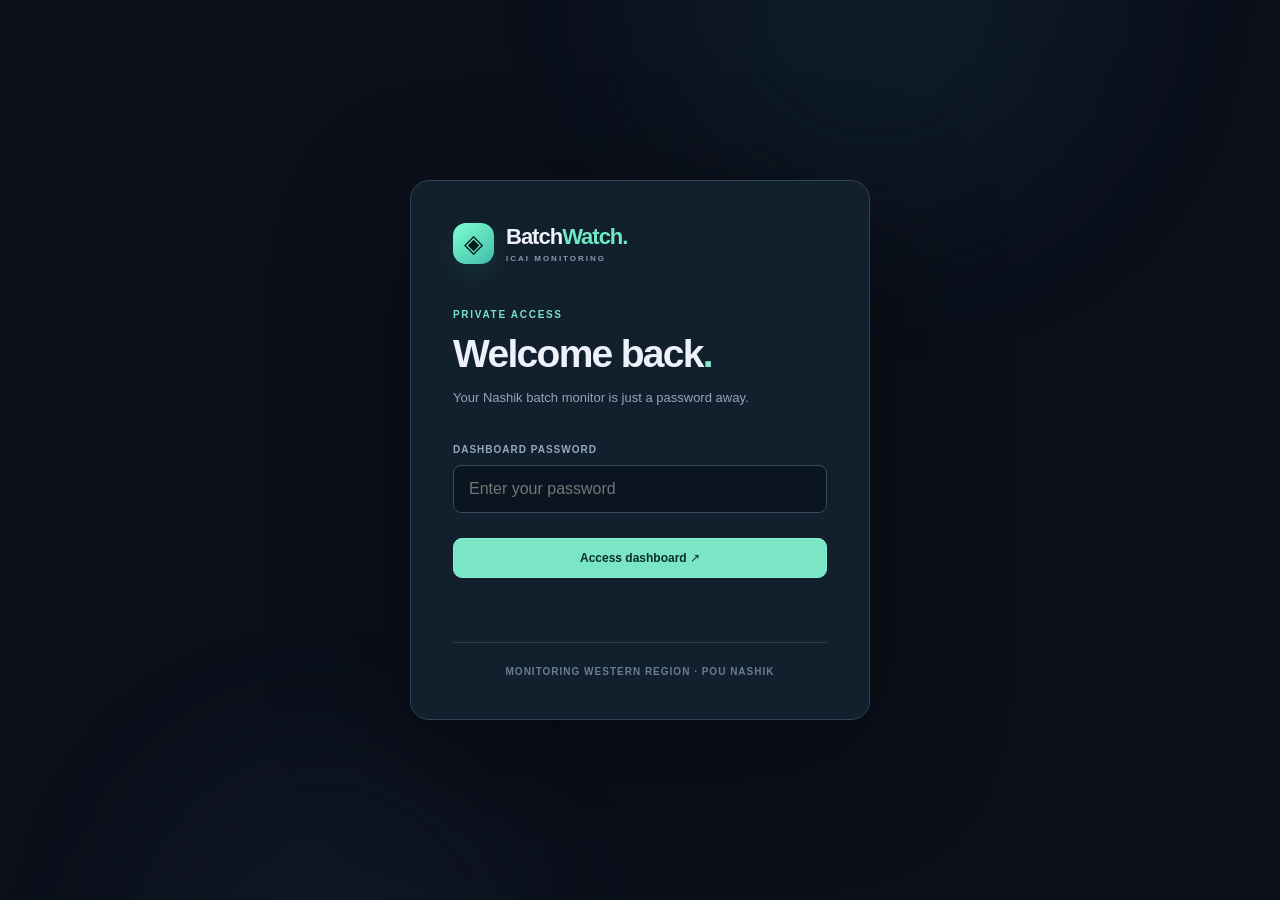
<file: static/login.html>
<!doctype html>
<html lang="en"><head><meta charset="utf-8"><meta name="viewport" content="width=device-width, initial-scale=1"><meta name="theme-color" content="#0b111d"><title>Sign in · BatchWatch</title><link rel="stylesheet" href="/static/styles.css"></head>
<body class="login-page"><div class="ambient ambient-a"></div><div class="ambient ambient-b"></div>
<div class="login-card"><div class="login-logo"><span class="brandmark">◈</span><div><strong>Batch<span class="brand-accent">Watch.</span></strong><small>ICAI MONITORING</small></div></div>
<div class="eyebrow">PRIVATE ACCESS</div><h1>Welcome back<span class="period">.</span></h1><p>Your Nashik batch monitor is just a password away.</p>
<form id="login-form"><label for="password">DASHBOARD PASSWORD</label><input id="password" type="password" placeholder="Enter your password" autocomplete="current-password" required minlength="12"><button class="primary-button full" type="submit">Access dashboard ↗</button><div class="login-error" id="login-error" role="alert"></div></form>
<div class="login-bottom">MONITORING WESTERN REGION · POU NASHIK</div></div>
<script>
document.getElementById('login-form').addEventListener('submit',async e=>{e.preventDefault(); const error=document.getElementById('login-error');const button=e.target.querySelector('button');error.textContent='';button.disabled=true;try{let r=await fetch('/api/login',{method:'POST',headers:{'Content-Type':'application/json'},body:JSON.stringify({password:document.getElementById('password').value})});if(!r.ok)throw Error('Incorrect password. Please try again.');location.href='/';}catch(err){error.textContent=err.message;button.disabled=false;}});
</script></body></html>
</file>
<file: static/styles.css>
:root{font-family:Inter,ui-sans-serif,-apple-system,BlinkMacSystemFont,"Segoe UI",sans-serif;color:#edf2fa;background:#0b101b;font-synthesis:none;-webkit-font-smoothing:antialiased}*{box-sizing:border-box}body{margin:0;min-height:100vh}button,input{font:inherit}button{cursor:pointer}button:disabled{opacity:.55;cursor:not-allowed}a{color:inherit}p{line-height:1.55}.ambient{position:fixed;pointer-events:none;z-index:-1;filter:blur(80px);border-radius:50%}.ambient-a{width:420px;height:420px;top:-220px;right:15%;background:#18384b44}.ambient-b{width:350px;height:380px;bottom:-250px;left:12%;background:#34457222}.shell{display:flex;min-height:100vh}.sidebar{width:246px;flex:0 0 246px;background:#0c1420;border-right:1px solid #25314291;padding:29px 18px 20px;display:flex;flex-direction:column;min-height:100vh;position:sticky;top:0;height:100vh}.brand{display:flex;align-items:center;gap:11px;text-decoration:none;padding:0 10px;margin-bottom:64px}.brandmark{width:41px;height:41px;border-radius:13px;display:grid;place-items:center;flex-shrink:0;color:#071b1a;background:linear-gradient(140deg,#7fffd3,#40bca9);font-size:25px;font-weight:750;box-shadow:0 10px 24px #33d3ad1a}.brand strong{font-size:20px;letter-spacing:-1px;display:block}.brand-accent{color:#70e7c5}.brand small,.login-logo small{display:block;font-size:8px;font-weight:750;letter-spacing:2px;color:#8899ad;margin-top:4px}.nav-label{color:#63738c;font-weight:800;font-size:9px;letter-spacing:1.7px;padding:0 18px;margin-bottom:17px}.nav{display:flex;flex-direction:column;gap:5px}.nav-item{display:flex;gap:13px;align-items:center;width:100%;text-align:left;color:#8998ad;font-weight:600;font-size:13px;background:transparent;border:1px solid transparent;border-radius:10px;padding:13px 16px}.nav-item:hover{color:#eefaf7;background:#172432}.nav-item.active{color:#8ff1d5;background:#1d343b;border-color:#2c5956}.nav-icon{font-size:17px;width:19px;line-height:1}.nav-count{margin-left:auto;padding:2px 8px;background:#20303e;border-radius:10px;font-size:10px;color:#9db7c4}.sidebar-bottom{margin-top:auto}.sidebar-support{padding:18px 17px;background:linear-gradient(145deg,#162b37,#172535);border:1px solid #29424d;border-radius:13px;margin-bottom:24px}.support-icon{font-size:23px;color:#82e4cf}.sidebar-support strong{display:block;font-size:13px;margin-top:8px}.sidebar-support p{font-size:11px;margin:4px 0 15px;color:#9aabba}.sidebar-support a{color:#88ecd1;text-decoration:none;font-weight:700;font-size:11px}.signout{background:transparent;color:#8593aa;border:0;padding:11px 15px;font-weight:650;text-align:left;font-size:12px;display:block;width:100%}.signout:hover{color:white}.sidebar-foot{color:#627084;letter-spacing:1.2px;font-size:9px;padding:20px 15px 0}.main-wrapper{flex:1;min-width:0;display:flex;flex-direction:column}.topbar{min-height:78px;padding:15px 42px;display:flex;justify-content:space-between;align-items:center;border-bottom:1px solid #2531426b}.top-left,.top-right{display:flex;align-items:center;gap:18px}.top-left{font-size:12px}.breadcrumb-muted,.slash{color:#6b798d}.top-left strong{font-weight:650;color:#dce7f4}.top-right{gap:20px}.clock{color:#8c9aaf;font-size:11px;font-weight:600;white-space:nowrap}.status-pill{display:flex;align-items:center;gap:8px;font-size:11px;font-weight:700;padding:9px 13px;border-radius:30px;color:#a5b6c3;border:1px solid #2e4053;background:#15202e}.status-pill.live{color:#7fe5c8;border-color:#356356;background:#142a2a}.status-pill.problem{color:#ffbd9f;border-color:#77513a;background:#34251e}.status-dot{width:7px;height:7px;border-radius:50%;background:#8b9dad;box-shadow:0 0 0 3px #869bac22}.status-pill.live .status-dot{background:#62e7b5;box-shadow:0 0 0 4px #62e7b51b}.status-pill.problem .status-dot{background:#ffb38a;box-shadow:0 0 0 4px #ffb38a19}.avatar{height:34px;width:34px;display:grid;place-items:center;background:#293a4a;border:1px solid #3c5164;border-radius:11px;color:#9bdfd1;font-weight:800;font-size:11px}.content{width:min(1500px,100%);padding:34px 42px 48px;margin:0 auto;flex:1}.view{display:none}.view.active{display:block}.intro{background:linear-gradient(115deg,#182d3c 0%,#142b35 55%,#132632 100%);border:1px solid #35545e;border-radius:18px;min-height:202px;padding:36px 42px;display:flex;justify-content:space-between;align-items:center;position:relative;overflow:hidden}.eyebrow{font-size:10px;color:#77e3c4;letter-spacing:1.7px;font-weight:800}.little-star{font-size:15px;margin-right:7px}.intro h1,.page-title h1{font-size:clamp(32px,3.8vw,48px);letter-spacing:-2.2px;line-height:1.15;margin:13px 0 13px;font-weight:740}.intro h1 em{font-style:normal;color:#85ebcd}.intro p,.page-title p{color:#a2b6c5;font-size:13px;max-width:460px;margin:0}.intro-right{position:absolute;right:80px;top:18px;height:185px;width:200px;display:grid;place-items:center}.intro-orbit{position:absolute;border:1px solid #72dbba32;border-radius:50%;transform:rotate(-29deg)}.orbit-one{width:220px;height:105px}.orbit-two{width:145px;height:225px;transform:rotate(-47deg)}.intro-glyph{font-size:75px;font-weight:200;color:#81e7c66b;transform:rotate(-15deg)}.filtersbar{display:flex;flex-wrap:wrap;gap:12px;margin:21px 0 25px}.filter-chip{display:flex;align-items:center;gap:9px;min-height:36px;background:#121d2a;border:1px solid #273647;border-radius:9px;padding:7px 13px}.chip-icon{color:#77dec4;font-size:15px}.filter-chip span:not(.chip-icon){font-size:9px;letter-spacing:1px;font-weight:800;color:#6f8498}.filter-chip strong{font-size:11px;font-weight:700;color:#d0e0eb}.stats{display:grid;grid-template-columns:repeat(4,minmax(0,1fr));gap:15px;margin-bottom:25px}.stat-card{border-radius:14px;border:1px solid #273548;background:linear-gradient(155deg,#172331,#121c29);padding:20px 21px;min-height:145px}.stat-header{display:flex;align-items:center;justify-content:space-between;color:#8da0b2;font-weight:800;font-size:10px;letter-spacing:.9px}.stat-icon{font-size:18px;border-radius:9px;width:30px;height:30px;display:grid;place-items:center}.stat-icon.blue{background:#203b57;color:#8eb6f5}.stat-icon.green{background:#1b433b;color:#79e6ba}.stat-icon.purple{background:#37304d;color:#bbacff}.stat-icon.orange{background:#483623;color:#f7bf8d}.stat-number{font-size:35px;font-weight:770;letter-spacing:-1.8px;margin-top:11px;line-height:1}.stat-number.small{font-size:20px;letter-spacing:-.5px;margin-top:18px}.stat-number.accent{color:#85ebc5}.stat-footer{font-size:11px;color:#778b9d;margin-top:12px}.section-grid{display:grid;grid-template-columns:minmax(0,1.72fr) minmax(285px,1fr);gap:20px}.panel{border:1px solid #273548;background:#121c29;border-radius:15px;overflow:hidden}.batches-panel,.monitor-panel,.activity-preview,.all-batches-panel,.log-panel,.settings-panel{padding:25px}.section-head{display:flex;align-items:center;justify-content:space-between;gap:15px;margin-bottom:22px}.section-head h2,.settings-panel h2{font-size:17px;letter-spacing:-.4px;margin:6px 0}.section-head p{font-size:11px;color:#8196a8;margin:6px 0 0}.tiny-label{font-size:9px;color:#75dfbf;font-weight:800;letter-spacing:1.35px}.text-link{background:none;border:0;color:#8deacc;font-size:11px;font-weight:700;white-space:nowrap}.table-scroll{overflow-x:auto}.batch-table{width:100%;border-collapse:collapse;min-width:500px}.batch-table th{text-align:left;color:#6c8193;font-size:9px;font-weight:800;letter-spacing:.8px;padding:13px 10px;border-bottom:1px solid #27394a}.batch-table td{padding:18px 10px;border-bottom:1px solid #263444;color:#bdcede;font-size:12px}.batch-table tr:last-child td{border-bottom:0}.course-main{display:block;font-size:12px;font-weight:750;color:#e4eff5;margin-bottom:4px;max-width:300px}.course-meta{font-size:10px;color:#8195a6}.date-label{font-size:11px;white-space:nowrap}.table-external{color:#83e8c8;text-decoration:none;padding:6px 7px;border:1px solid #29574e;border-radius:6px;font-size:13px;white-space:nowrap}.table-external:hover{background:#25413d}.tag{border-radius:5px;padding:5px 8px;white-space:nowrap;font-size:9px;font-weight:800;letter-spacing:.4px}.tag.new{background:#194034;color:#8aeac4}.tag.base{background:#253448;color:#a0b5c9}.tag.inactive{background:#48392f;color:#eec4a1}.empty-state{text-align:center!important;color:#8b9dad!important;padding:52px 20px!important;font-size:12px}.empty-state .empty-icon{font-size:29px;display:block;margin-bottom:12px;color:#63c8b1}.radio-waves{color:#72dcb6;font-size:25px}.status-block{display:flex;align-items:center;gap:14px;padding:14px 0}.status-circle{display:block;flex-shrink:0;width:36px;height:36px;border:1px solid #3d594e;border-radius:50%;background:#203d36;position:relative}.status-circle:after{content:'';position:absolute;width:10px;height:10px;background:#76e6b8;border-radius:50%;left:12px;top:12px;box-shadow:0 0 0 6px #6fe9b51c}.status-circle.warn{background:#3c2d26;border-color:#6b4d36}.status-circle.warn:after{background:#f2b58b;box-shadow:0 0 0 6px #f2b58b22}.status-block strong{display:block;font-size:13px}.status-block div>span{display:block;font-size:11px;color:#8398a9;margin-top:5px}.monitor-divider{height:1px;background:#293749;margin:15px 0}.monitor-meta,.setting-row{display:flex;align-items:center;justify-content:space-between;gap:20px;padding:11px 0;font-size:11px}.monitor-meta span,.setting-row span{color:#7e94a7}.monitor-meta strong,.setting-row strong,.setting-row a{color:#d3e1ed;font-size:11px;font-weight:700;text-align:right}.setting-row a{color:#86e5c8;text-decoration:none}.primary-button,.outline-button{display:inline-flex;align-items:center;justify-content:center;gap:9px;border-radius:9px;padding:12px 15px;font-weight:800;font-size:12px;text-decoration:none;transition:transform .15s,opacity .15s}.primary-button:hover,.outline-button:hover{transform:translateY(-1px)}.primary-button{color:#0b2e2a;background:#7be6c6;border:1px solid #89efd3}.outline-button{color:#b4e7dc;border:1px solid #355b57;background:#1a3037}.full{width:100%;margin-top:13px}.monitor-note,.footnote{color:#758c9f;font-size:10px;line-height:1.5;margin:15px 0 0}.activity-preview{margin-top:21px}.events{display:flex;flex-direction:column;gap:0}.event-item{display:flex;gap:14px;padding:16px 3px;border-top:1px solid #283747}.event-item:first-child{border-top:0}.event-symbol{width:30px;height:30px;border-radius:50%;flex-shrink:0;display:grid;place-items:center;background:#24384a;color:#a1bdf4;font-size:13px}.event-symbol.new,.event-symbol.sent,.event-symbol.success{background:#1a4038;color:#8be8c6}.event-symbol.error,.event-symbol.warning{background:#483127;color:#f1b88b}.event-main{min-width:0;flex:1}.event-title{font-size:12px;font-weight:720;color:#dbe7f1}.event-detail{margin-top:5px;font-size:10px;color:#8396a8;overflow-wrap:anywhere}.event-time{font-size:10px;color:#6d8295;white-space:nowrap}.error-banner{border:1px solid #805442;border-radius:10px;background:#30251f;color:#f3baa0;font-size:12px;padding:12px 16px;margin-bottom:18px}.page-title{display:flex;align-items:end;justify-content:space-between;gap:15px;margin-bottom:30px}.page-title h1{margin:11px 0}.period{color:#85ebca}.button-link{margin-bottom:7px}.table-toolbar{display:flex;justify-content:space-between;align-items:center;margin-bottom:20px;gap:16px}.table-toolbar strong{font-size:13px}.segmented{display:flex;padding:3px;border-radius:9px;background:#0f1722;border:1px solid #2a3a49}.segmented button{border:none;color:#89a0b1;background:transparent;border-radius:7px;padding:8px 13px;font-size:11px;font-weight:750}.segmented button.chosen{background:#284a49;color:#8be9d0}.wide{min-width:720px}.log-panel{padding:12px 26px}.settings-grid{display:grid;grid-template-columns:repeat(2,minmax(0,1fr));gap:20px}.settings-panel h2{margin:10px 0 23px}.setting-row{border-top:1px solid #273748;padding:16px 0}.settings-panel .setting-description{color:#9baebe;font-size:12px;margin:0 0 20px}.settings-panel .primary-button{margin-top:22px}.notes-panel{grid-column:1/-1}.notes-panel h2{margin-bottom:9px}.notes-panel p{color:#8fa4b5;font-size:12px;max-width:850px}.footer{padding:19px 42px;border-top:1px solid #2531426b;display:flex;justify-content:space-between;gap:20px;color:#71869b;font-size:10px}.toast{position:fixed;bottom:24px;right:26px;padding:13px 17px;border:1px solid #3b6d5d;color:#d7fff1;background:#1d3732;border-radius:10px;box-shadow:0 15px 40px #0008;font-size:12px;z-index:5;opacity:0;transform:translateY(12px);pointer-events:none;transition:.18s}.toast.show{opacity:1;transform:translateY(0)}.toast.error{color:#ffcfb8;border-color:#75513f;background:#352620}.demo-banner{position:fixed;bottom:0;left:0;right:0;background:#f9c778;color:#3c2c14;text-align:center;font-weight:800;letter-spacing:.3px;font-size:11px;padding:12px;z-index:6}.login-page{display:grid;place-items:center;min-height:100vh;padding:25px}.login-card{background:#121f2c;border:1px solid #314252;width:min(100%,460px);padding:42px;border-radius:19px;box-shadow:0 35px 130px #0006}.login-logo{display:flex;gap:12px;align-items:center;margin-bottom:45px}.login-logo strong{font-size:22px;letter-spacing:-1px;display:block}.login-card h1{font-size:39px;letter-spacing:-1.7px;margin:12px 0}.login-card p{font-size:13px;color:#91a6b8;margin:0 0 36px}.login-card label{display:block;font-size:10px;letter-spacing:1px;font-weight:850;color:#94aabd;margin-bottom:10px}.login-card input{display:block;width:100%;padding:14px 15px;color:white;border:1px solid #3a4b5e;border-radius:8px;background:#0b1521;margin-bottom:12px;outline:0}.login-card input:focus{border-color:#7be6c6}.login-error{min-height:20px;color:#ffc4a1;font-size:12px;margin-top:14px}.login-bottom{border-top:1px solid #2c3e4c;margin-top:30px;padding-top:23px;text-align:center;color:#687f92;font-size:10px;letter-spacing:1px;font-weight:750}
@media(max-width:1150px){.sidebar{width:210px;flex-basis:210px}.content{padding:27px 26px}.topbar{padding:16px 26px}.section-grid{grid-template-columns:1fr}.monitor-panel{display:block}.stats{grid-template-columns:repeat(2,1fr)}.intro-right{right:25px;opacity:.7}}
@media(max-width:760px){.shell{display:block}.sidebar{position:static;height:auto;min-height:0;width:100%;display:block;padding:15px 18px}.brand{margin:0 0 17px;padding:0}.nav-label,.sidebar-bottom{display:none}.nav{display:flex;flex-direction:row;overflow-x:auto}.nav-item{white-space:nowrap;flex:0 0 auto;padding:10px 12px}.nav-icon{display:none}.nav-count{display:none}.topbar{min-height:55px;padding:10px 18px}.top-right{gap:9px}.clock,.avatar{display:none}.content{padding:21px 16px 34px}.intro{min-height:165px;padding:27px 23px}.intro-right{display:none}.intro h1,.page-title h1{font-size:34px}.intro p{max-width:350px}.filtersbar{gap:8px}.filter-chip{padding:7px 10px}.stats{grid-template-columns:repeat(2,minmax(0,1fr));gap:9px}.stat-card{padding:15px;min-height:129px}.stat-header{font-size:8px}.stat-number{font-size:29px}.stat-number.small{font-size:18px}.stat-footer{font-size:9px}.batches-panel,.monitor-panel,.activity-preview,.all-batches-panel,.settings-panel{padding:19px 15px}.section-head h2{font-size:16px}.settings-grid{grid-template-columns:1fr}.notes-panel{grid-column:1}.page-title{display:block}.button-link{margin-top:18px}.footer{padding:18px 16px;display:block}.footer span{display:block;margin-bottom:5px}.table-toolbar{align-items:stretch;flex-direction:column}.segmented{width:max-content}.login-card{padding:29px}.event-time{font-size:9px}}
@media(max-width:380px){.status-pill{padding:7px 9px;font-size:10px}.top-left{gap:9px}.stat-header{letter-spacing:0}.intro h1{font-size:31px}}

/* Telegram recipient-setup wizard */
.setup-divider{border-top:1px solid #2b3a4a;margin:18px 0 22px}
.setup-step{display:flex;align-items:flex-start;gap:12px;margin-top:18px}
.setup-step strong{font-size:12px;color:#e4eef4}
.setup-step p{font-size:11px;color:#8a9cad;margin:5px 0 8px}
.setup-number{border:1px solid #42756d;background:#1b3c39;color:#91ecd5;border-radius:100px;min-width:23px;height:23px;font-size:11px;font-weight:800;display:grid;place-items:center}
.input-label{display:block;color:#aabcc9;font-size:11px;margin:22px 0 9px;font-weight:650}
.recipient-form{display:flex;gap:8px;align-items:stretch}
.recipient-form input{min-width:0;flex:1;padding:11px 12px;background:#0c1520;color:#eaf5f4;border:1px solid #34505a;border-radius:8px;font-size:12px;outline:none}
.recipient-form input:focus{border-color:#8cebd3;box-shadow:0 0 0 2px #70e1c51b}
.recipient-form .primary-button{white-space:nowrap;padding:10px}
.chat-results{color:#9baebe;font-size:11px;line-height:1.6;margin-top:12px}
.chat-option{display:block;width:100%;margin-top:7px;padding:11px;text-align:left;background:#1a2e36;border:1px solid #35645e;color:#e8f9f2;border-radius:9px;font-size:11px}
.chat-option:hover{background:#25433d}
@media (max-width:550px){.recipient-form{flex-wrap:wrap}.recipient-form .primary-button{width:100%}}
</file>
